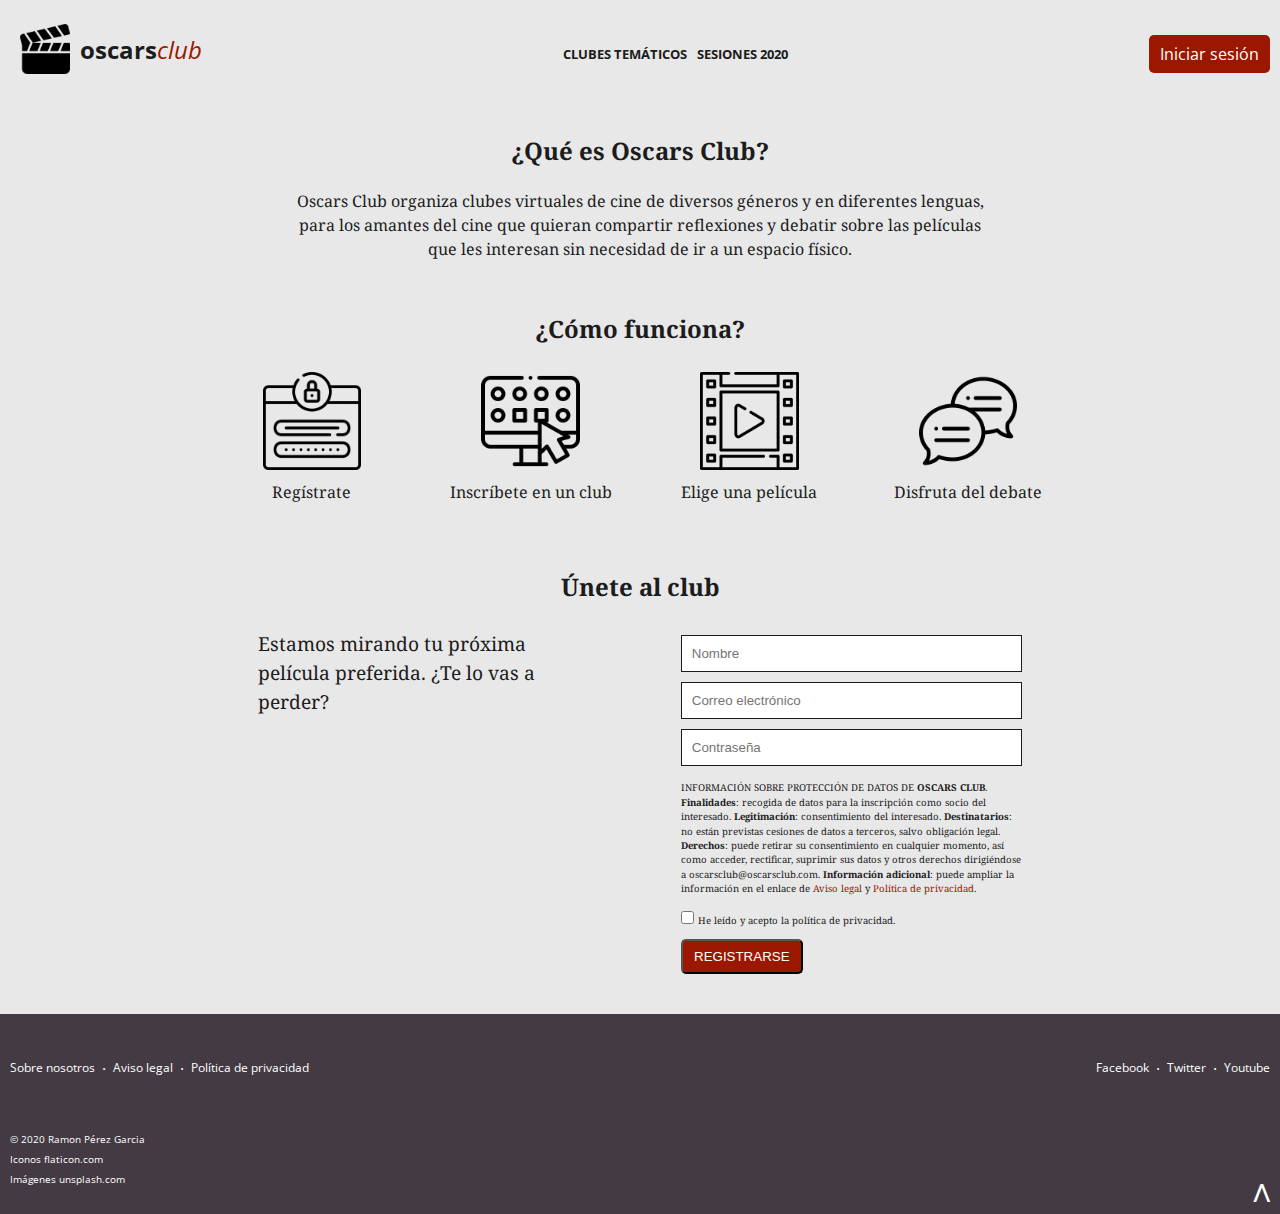
<file: index.html>
<!DOCTYPE html>
<html lang='es'>

<head>
  <meta charset='utf-8'>
  <title>OscarsClub - Home</title>
  <meta name='author' content='Ramon Pérez'>
  <meta name='viewport' content='width=device-width, initial-scale=1.0'>
  <link rel='icon' href='./img/favicon.ico'>
  <link rel='stylesheet' href='./styles.css'>
  <link rel="preconnect" href="https://fonts.gstatic.com">
  <link href="https://fonts.googleapis.com/css2?family=Noto+Serif:ital,wght@0,400;0,700;1,400;1,700&family=Open+Sans:ital,wght@0,400;0,700;1,700&display=swap" rel="stylesheet"> 
</head>

<body>
  <header class='flex-container cabecera ' id='cabecera'>
    <div class='logo'>
      <img class='logo-img' src='./img/oscarsclub-isologo.png' alt=''>
      <a class='index-link' href='./index.html'><strong>oscars</strong><em class='red'>club</em></a>
    </div>
    <div class='contenedor-links-cabecera'>
      <a href='./clubes-tematicos.html' class='link-cabecera'>CLUBES TEMÁTICOS</a>
      <a href='./sesiones-2020.html' class='link-cabecera'>SESIONES 2020</a>
    </div>
    <div class='flex-container'>
      <a href='' class='boton iniciar-sesion'>Iniciar sesión</a>
    </div>
  </header>
  <main class='principal'>
    <div class='flex-container oscarsclub'>
      <h1>¿Qué es Oscars Club?</h1>
      <p class='texto-centrado'>Oscars Club organiza clubes virtuales de cine de diversos géneros y en diferentes lenguas, para los amantes del cine que quieran compartir reflexiones y debatir sobre las películas que les interesan sin necesidad de ir a un espacio físico.
      </p>
    </div>
    <div class='flex-container howtos'>     
      <h1>¿Cómo funciona?</h1>
      <div class='flex-container esquema-con-pie'>
        <div class='howto'>
          <img class='howto-img' src='./img/howto-register.png' alt=''>
        </div>
        <p class='howto-tag texto-centrado'>Regístrate
        </p>
      </div>
      <div class='flex-container esquema-con-pie'>
        <div class='howto'>
          <img class='howto-img' src='./img/howto-club.png' alt=''>
        </div>
        <p class='howto-tag texto-centrado'>Inscríbete en un club
        </p>
      </div>
      <div class='flex-container esquema-con-pie'>
        <div class='howto'>
          <img class='howto-img' src='./img/howto-film.png' alt=''>
        </div>
        <p class='howto-tag texto-centrado'>Elige una película
        </p>
      </div>
      <div class='flex-container esquema-con-pie'>
        <div class='howto'>
          <img class='howto-img' src='./img/howto-speech.png' alt=''>
        </div>
        <p class='howto-tag texto-centrado'>Disfruta del debate
        </p>
      </div>
    </div>
    <div class='flex-container unete'>
      <h1>Únete al club</h1>
      <h2>Estamos mirando tu próxima película preferida. ¿Te lo vas a perder?</h2>
      <div class='form-container'>
        <form class='registrarse'>
          <input class='form-input' type='text' id='nombre' name='nombre' minlength='2' maxlength='64' pattern="^[a-zA-Z\s'\-À-ÿ]+$" placeholder='Nombre' required>
          <input class='form-input' type='email' id='correo' name='correo' placeholder='Correo electrónico' required>
          <input class='form-input' type='password' id='contrasena' name='contrasena' placeholder='Contraseña' required>
          <p class='form-nota-legal'>INFORMACIÓN SOBRE PROTECCIÓN DE DATOS DE <strong>OSCARS CLUB</strong>. <strong>Finalidades</strong>: recogida de datos para la inscripción como socio del interesado. <strong>Legitimación</strong>: consentimiento del interesado. <strong>Destinatarios</strong>: no están previstas cesiones de datos a terceros, salvo obligación legal. <strong>Derechos</strong>: puede retirar su consentimiento en cualquier momento, así como acceder, rectificar, suprimir sus datos y otros derechos dirigiéndose a oscarsclub@oscarsclub.com. <strong>Información adicional</strong>: puede ampliar la información en el enlace de <a class='link-rojo' href=''>Aviso legal</a> y <a class='link-rojo' href=''>Política de privacidad</a>.
          </p>
          <div>
            <input class="checkbox" type="checkbox" id="aceptacion" name="aceptacion">
            <label class="checkbox-label" for="aceptacion">He leído y acepto la política de privacidad.
            </label>
          </div>
          <input class='boton submit' type='submit' value='REGISTRARSE'>
        </form>
      </div>
    </div>
  </main>
  <footer class='footer'>
    <ul class='footer-list flex-container legal-list'>
      <li><a href=''>Sobre nosotros</a></li>
      <li><a href=''>Aviso legal</a></li>
      <li><a href=''>Política de privacidad</a></li>
    </ul>
    <ul class='footer-list flex-container media-list'>
      <li><a href=''>Facebook</a></li>
      <li><a href=''>Twitter</a></li>
      <li><a href=''>Youtube</a></li>
    </ul>
    <div class='footer-credits flex-container'>
      <p>© 2020 Ramon Pérez Garcia</p>
      <p><a href='https://www.flaticon.com'>Iconos flaticon.com</a></p>
      <p><a href='https://unsplash.com'>Imágenes unsplash.com</a></p>
    </div>
    <div class='gototop-container'><a class='gototop' href='#cabecera'>&xwedge;</a></div>
  </footer>
</body>

</html>
</file>
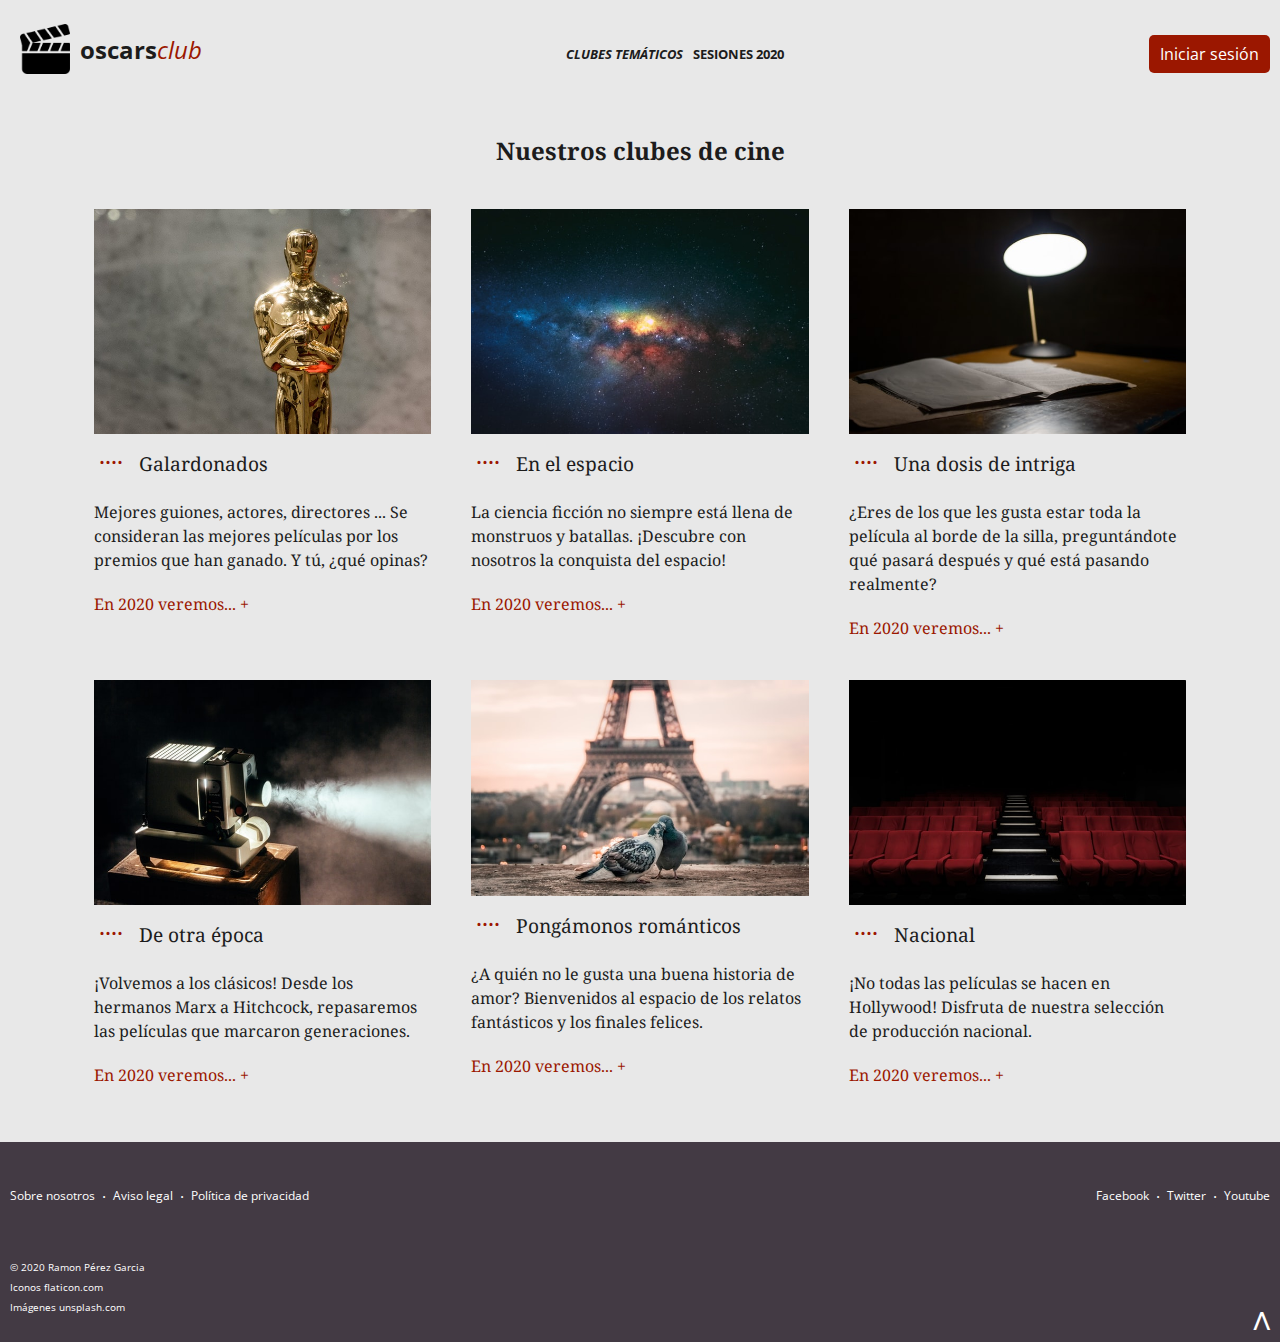
<file: clubes-tematicos.html>
<!DOCTYPE html>
<html lang='es'>

<head>
  <meta charset='utf-8'>
  <title>OscarsClub - Clubes</title>
  <meta name='author' content='Ramon Pérez'>
  <meta name='viewport' content='width=device-width, initial-scale=1.0'>
  <link rel='icon' href='./img/favicon.ico'>
  <link rel='stylesheet' href='./styles.css'>
  <link rel="preconnect" href="https://fonts.gstatic.com">
  <link href="https://fonts.googleapis.com/css2?family=Noto+Serif:ital,wght@0,400;0,700;1,400;1,700&family=Open+Sans:ital,wght@0,400;0,700;1,700&display=swap" rel="stylesheet"> 
</head>

<body>
  <header class='flex-container cabecera ' id='cabecera'>
    <div class='logo'>
      <img class='logo-img' src='./img/oscarsclub-isologo.png' alt=''>
      <a class='index-link' href='./index.html'><strong>oscars</strong><em class='red'>club</em></a>
    </div>
    <div class='contenedor-links-cabecera'>
      <a href='./clubes-tematicos.html' class='link-cabecera pagina-actual'>CLUBES TEMÁTICOS</a>
      <a href='./sesiones-2020.html' class='link-cabecera'>SESIONES 2020</a>
    </div>
    <div class='flex-container'>
      <a href='' class='boton iniciar-sesion'>Iniciar sesión</a>
    </div>
  </header>
  <main class='principal flex-container'>
    <h1>Nuestros clubes de cine</h1>
    <div class='club-captions flex-container'>
      <div class='clubs-row'>
        <div class='club-caption flex-container'>
          <img class='club-caption-img' src='./img/club1.jpg' alt=''>
          <h2>Galardonados</h2>
          <p>Mejores guiones, actores, directores ... Se consideran las mejores películas por los premios que han ganado. Y tú, ¿qué opinas?
          </p>
          <p><a class='link-rojo' href=''>En 2020 veremos... +</a></p>
        </div>
        <div class='club-caption flex-container'>
          <img class='club-caption-img' src='./img/club2.jpg' alt=''>
          <h2>En el espacio</h2>
          <p>La ciencia ficción no siempre está llena de monstruos y batallas. ¡Descubre con nosotros la conquista del espacio!
          </p>
          <p><a class='link-rojo' href=''>En 2020 veremos... +</a></p>
        </div>
        <div class='club-caption flex-container'>
          <img class='club-caption-img' src='./img/club3.jpg' alt=''>
          <h2>Una dosis de intriga</h2>
          <p>¿Eres de los que les gusta estar toda la película al borde de la silla, preguntándote qué pasará después y qué está pasando realmente?
          </p>
          <p><a class='link-rojo' href=''>En 2020 veremos... +</a></p>
        </div>
      </div>
      <div class='clubs-row'>
        <div class='club-caption flex-container'>
          <img class='club-caption-img' src='./img/club4.jpg' alt=''>
          <h2>De otra época</h2>
          <p>¡Volvemos a los clásicos! Desde los hermanos Marx a Hitchcock, repasaremos las películas que marcaron generaciones.
          </p>
          <p><a class='link-rojo' href=''>En 2020 veremos... +</a></p>
        </div>
        <div class='club-caption flex-container'>
          <img class='club-caption-img' src='./img/club5.jpg' alt=''>
          <h2>Pongámonos románticos</h2>
          <p>¿A quién no le gusta una buena historia de amor? Bienvenidos al espacio de los relatos fantásticos y los finales felices.
          </p>
          <p><a class='link-rojo' href=''>En 2020 veremos... +</a></p>
        </div>
        <div class='club-caption flex-container'>
          <img class='club-caption-img' src='./img/club6.jpg' alt=''>
          <h2>Nacional</h2>
          <p>¡No todas las películas se hacen en Hollywood! Disfruta de nuestra selección de producción nacional.
          </p>
          <p><a class='link-rojo' href=''>En 2020 veremos... +</a></p>
        </div>
      </div>
    </div>
  </main>
  <footer class='footer'>
    <ul class='footer-list flex-container legal-list'>
      <li><a href=''>Sobre nosotros</a></li>
      <li><a href=''>Aviso legal</a></li>
      <li><a href=''>Política de privacidad</a></li>
    </ul>
    <ul class='footer-list flex-container media-list'>
      <li><a href=''>Facebook</a></li>
      <li><a href=''>Twitter</a></li>
      <li><a href=''>Youtube</a></li>
    </ul>
    <div class='footer-credits flex-container'>
      <p>© 2020 Ramon Pérez Garcia</p>
      <p><a href='https://www.flaticon.com'>Iconos flaticon.com</a></p>
      <p><a href='https://unsplash.com'>Imágenes unsplash.com</a></p>
    </div>
    <div class='gototop-container'><a class='gototop' href='#cabecera'>&xwedge;</a></div>
  </footer>
</body>

</html>
</file>
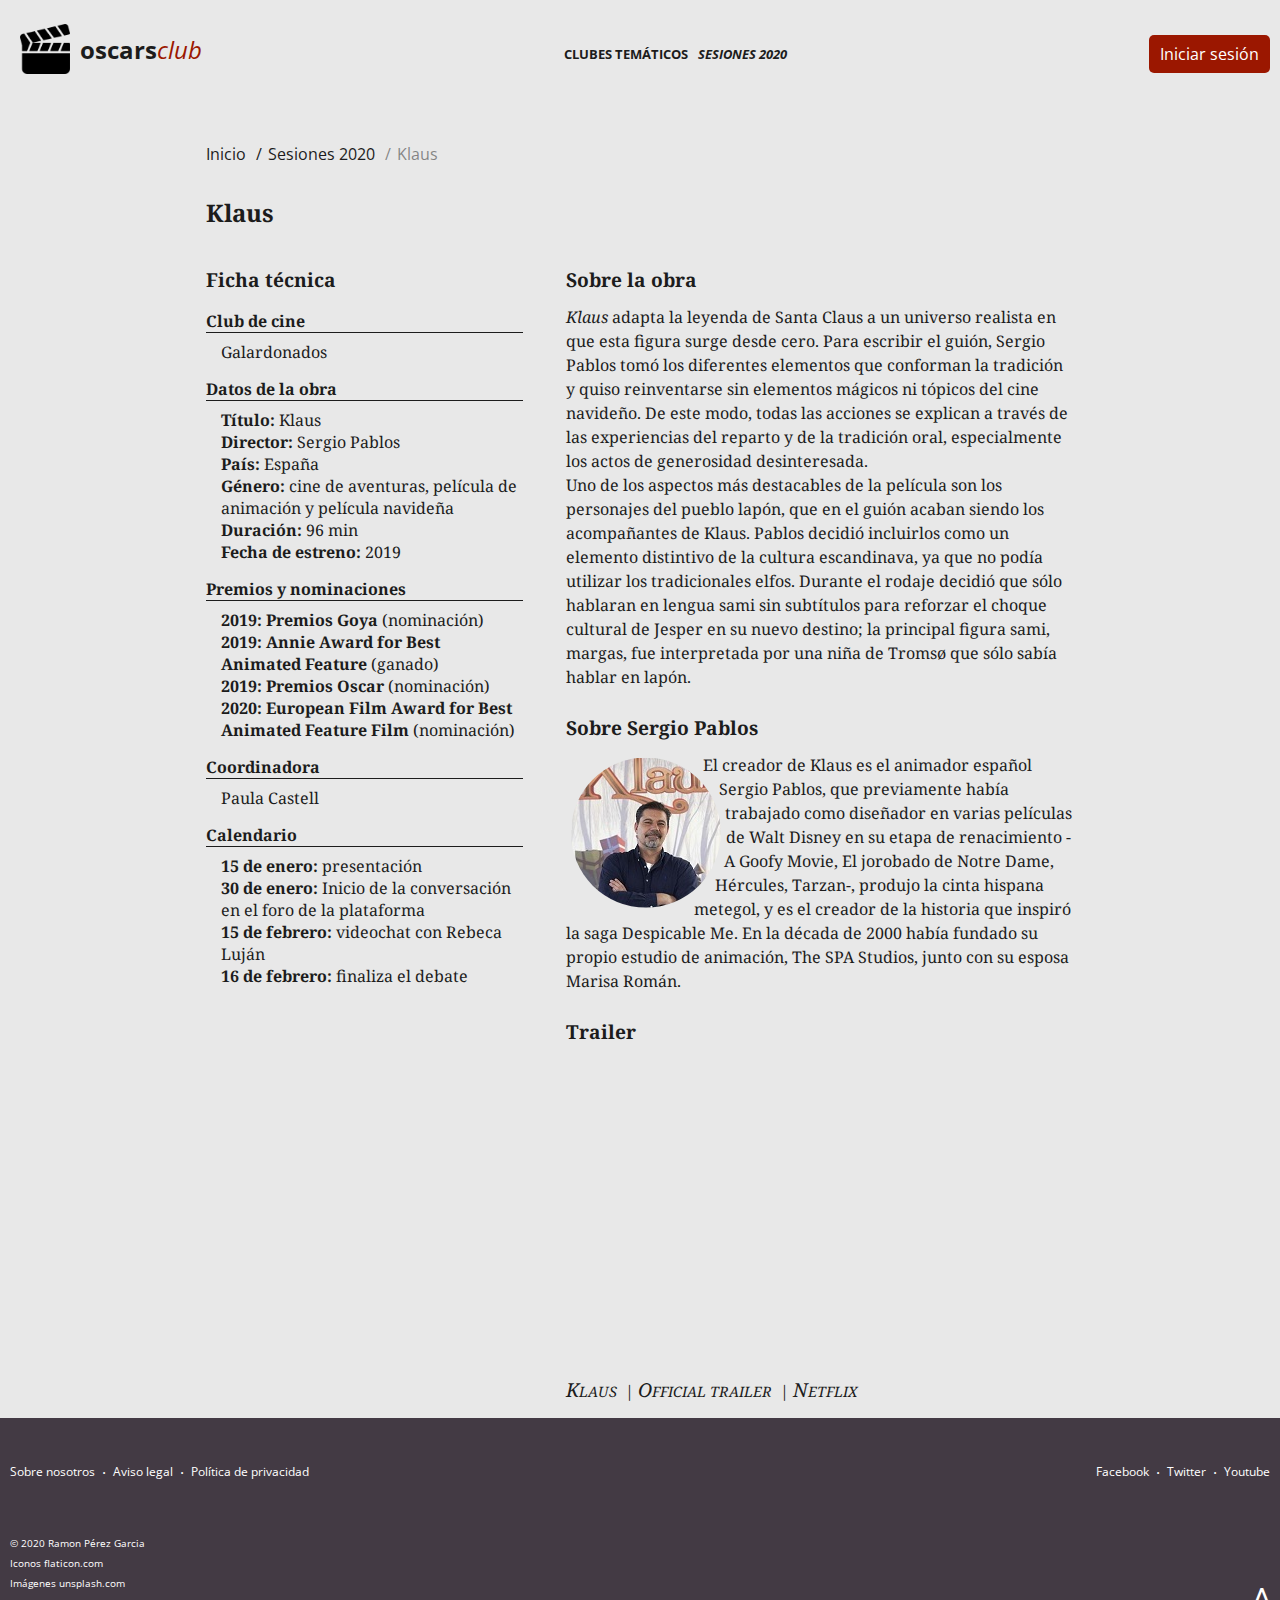
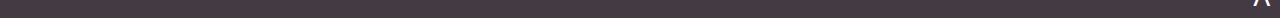
<file: detalle-sesion.html>
<!DOCTYPE html>
<html lang='es'>

<head>
  <meta charset='utf-8'>
  <title>OscarsClub - Klaus</title>
  <meta name='author' content='Ramon Pérez'>
  <meta name='viewport' content='width=device-width, initial-scale=1.0'>
  <link rel='icon' href='./img/favicon.ico'>
  <link rel='stylesheet' href='./styles.css'>
  <link rel="preconnect" href="https://fonts.gstatic.com">
  <link href="https://fonts.googleapis.com/css2?family=Noto+Serif:ital,wght@0,400;0,700;1,400;1,700&family=Open+Sans:ital,wght@0,400;0,700;1,700&display=swap" rel="stylesheet"> 
</head>

<body>
  <header class='flex-container cabecera' id='cabecera'>
    <div class='logo'>
      <img class='logo-img' src='./img/oscarsclub-isologo.png' alt=''>
      <a class='index-link' href='./index.html'><strong>oscars</strong><em class='red'>club</em></a>
    </div>
    <div class='contenedor-links-cabecera'>
      <a href='./clubes-tematicos.html' class='link-cabecera'>CLUBES TEMÁTICOS</a>
      <a href='./sesiones-2020.html' class='link-cabecera pagina-actual'>SESIONES 2020</a>
    </div>
    <div class='flex-container'>
      <a href='' class='boton iniciar-sesion'>Iniciar sesión</a>
    </div>
  </header>
  <main class='principal flex-container detalle-sesion'>
    <ul class='breadcrumb first-row'>
      <li><a href='./index.html'>Inicio</a></li>
      <li><a href='./sesiones-2020.html'>Sesiones 2020</a></li>
      <li class='breadcrumb-actual'>Klaus</li>
    </ul> 
    <h1 class='second-row'>Klaus</h1>
    <div class='ficha-tecnica'>
      <h2>Ficha técnica</h2>
      <h3>Club de cine</h3>
      <ul>
        <li>Galardonados</li>
      </ul>
      <h3>Datos de la obra</h3>
      <ul>
        <li><strong>Título:</strong> Klaus</li>
        <li><strong>Director:</strong> Sergio Pablos</li>
        <li><strong>País:</strong> España</li>
        <li><strong>Género:</strong> cine de aventuras, película de animación y película navideña</li>
        <li><strong>Duración:</strong> 96 min</li>
        <li><strong>Fecha de estreno:</strong> 2019</li>
      </ul>
      <h3>Premios y nominaciones</h3>
      <ul>
        <li><strong>2019: Premios Goya</strong> (nominación)</li>
        <li><strong>2019: Annie Award for Best Animated Feature</strong> (ganado)</li>
        <li><strong>2019: Premios Oscar</strong> (nominación)</li>
        <li><strong>2020: European Film Award for Best Animated Feature Film</strong> (nominación)</li>
      </ul>
      <h3>Coordinadora</h3>
      <ul>
        <li>Paula Castell</li>
      </ul>
      <h3>Calendario</h3>
      <ul>
        <li><strong>15 de enero:</strong> presentación</li>
        <li><strong>30 de enero:</strong> Inicio de la conversación en el foro de la plataforma</li>
        <li><strong>15 de febrero:</strong> videochat con Rebeca Luján</li>
        <li><strong>16 de febrero:</strong> finaliza el debate</li>
      </ul>
    </div>
    <div class='descripcion-de-la-obra'>
      <h2>Sobre la obra</h2>
      <p>
        <em>Klaus</em> adapta la leyenda de Santa Claus a un universo realista en que esta figura surge desde cero. Para escribir el guión, Sergio Pablos tomó los diferentes elementos que conforman la tradición y quiso reinventarse sin elementos mágicos ni tópicos del cine navideño. De este modo, todas las acciones se explican a través de las experiencias del reparto y de la tradición oral, especialmente los actos de generosidad desinteresada.
      </p>
      <p>
        Uno de los aspectos más destacables de la película son los personajes del pueblo lapón, que en el guión acaban siendo los acompañantes de Klaus. Pablos decidió incluirlos como un elemento distintivo de la cultura escandinava, ya que no podía utilizar los tradicionales elfos. Durante el rodaje decidió que sólo hablaran en lengua sami sin subtítulos para reforzar el choque cultural de Jesper en su nuevo destino; la principal figura sami, margas, fue interpretada por una niña de Tromsø que sólo sabía hablar en lapón.
      </p>
      <h2>Sobre Sergio Pablos</h2>
      <div class='texto-con-imagen'>
        <img src='./img/sergio-pablos.jpg' alt='retrato de Sergio Pablos'>
        <p>
          El creador de Klaus es el animador español Sergio Pablos, que previamente había trabajado como diseñador en varias películas de Walt Disney en su etapa de renacimiento -A Goofy Movie, El jorobado de Notre Dame, Hércules, Tarzan-, produjo la cinta hispana metegol, y es el creador de la historia que inspiró la saga Despicable Me. En la década de 2000 había fundado su propio estudio de animación, The SPA Studios, junto con su esposa Marisa Román.
        </p>
      </div>
      <h2>Trailer</h2>
      <iframe width="560" height="315" src="https://www.youtube-nocookie.com/embed/taE3PwurhYM" frameborder="0" allow="accelerometer; autoplay; clipboard-write; encrypted-media; gyroscope; picture-in-picture" allowfullscreen></iframe>
      <ul class='movie-sources'>
        <li><a href='#'>KLAUS</a></li>
        <li><a href='#'>OFFICIAL TRAILER</a></li>
        <li><a href='#'>NETFLIX</a></li>
      </ul>
    </div>
  </main>
  <footer class='footer'>
    <ul class='footer-list flex-container legal-list'>
      <li><a href=''>Sobre nosotros</a></li>
      <li><a href=''>Aviso legal</a></li>
      <li><a href=''>Política de privacidad</a></li>
    </ul>
    <ul class='footer-list flex-container media-list'>
      <li><a href=''>Facebook</a></li>
      <li><a href=''>Twitter</a></li>
      <li><a href=''>Youtube</a></li>
    </ul>
    <div class='footer-credits flex-container'>
      <p>© 2020 Ramon Pérez Garcia</p>
      <p><a href='https://www.flaticon.com'>Iconos flaticon.com</a></p>
      <p><a href='https://unsplash.com'>Imágenes unsplash.com</a></p>
    </div>
    <div class='gototop-container'><a class='gototop' href='#cabecera'>&xwedge;</a></div>
  </footer>
</body>

</html>
</file>
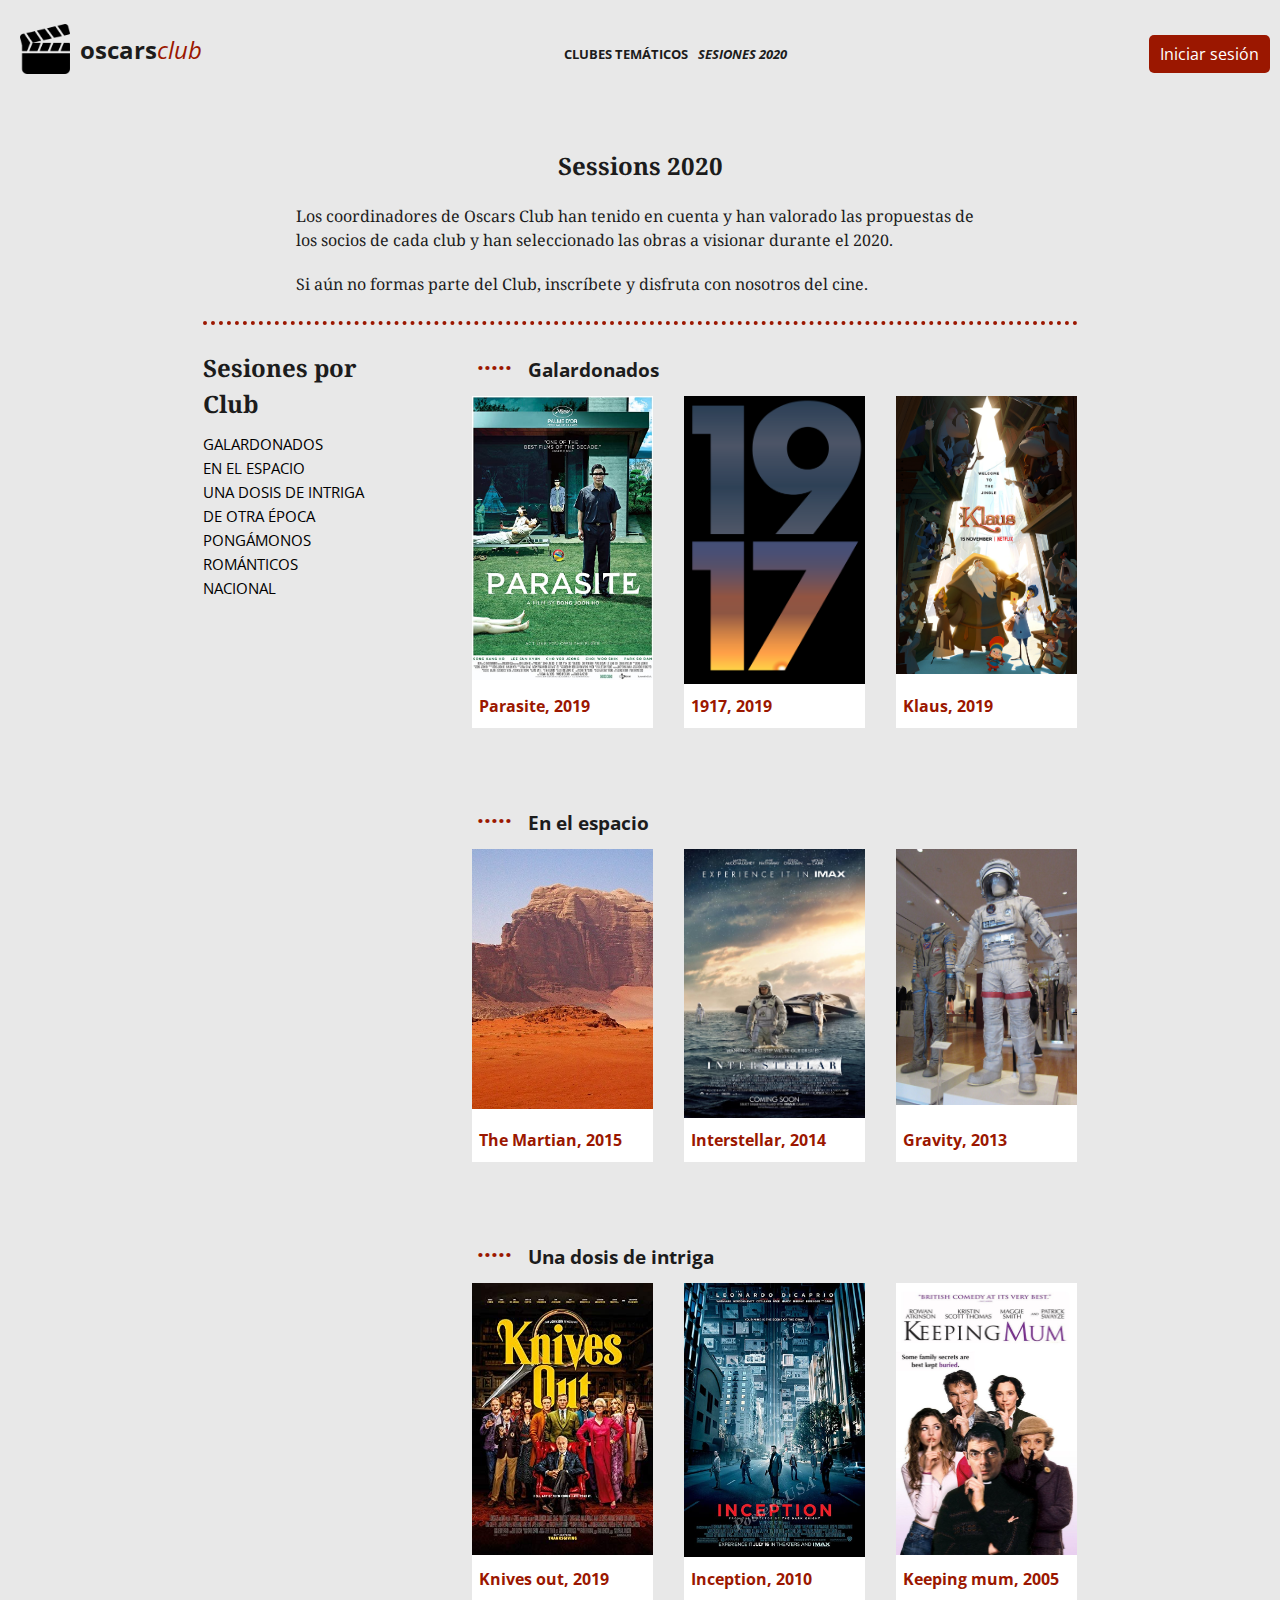
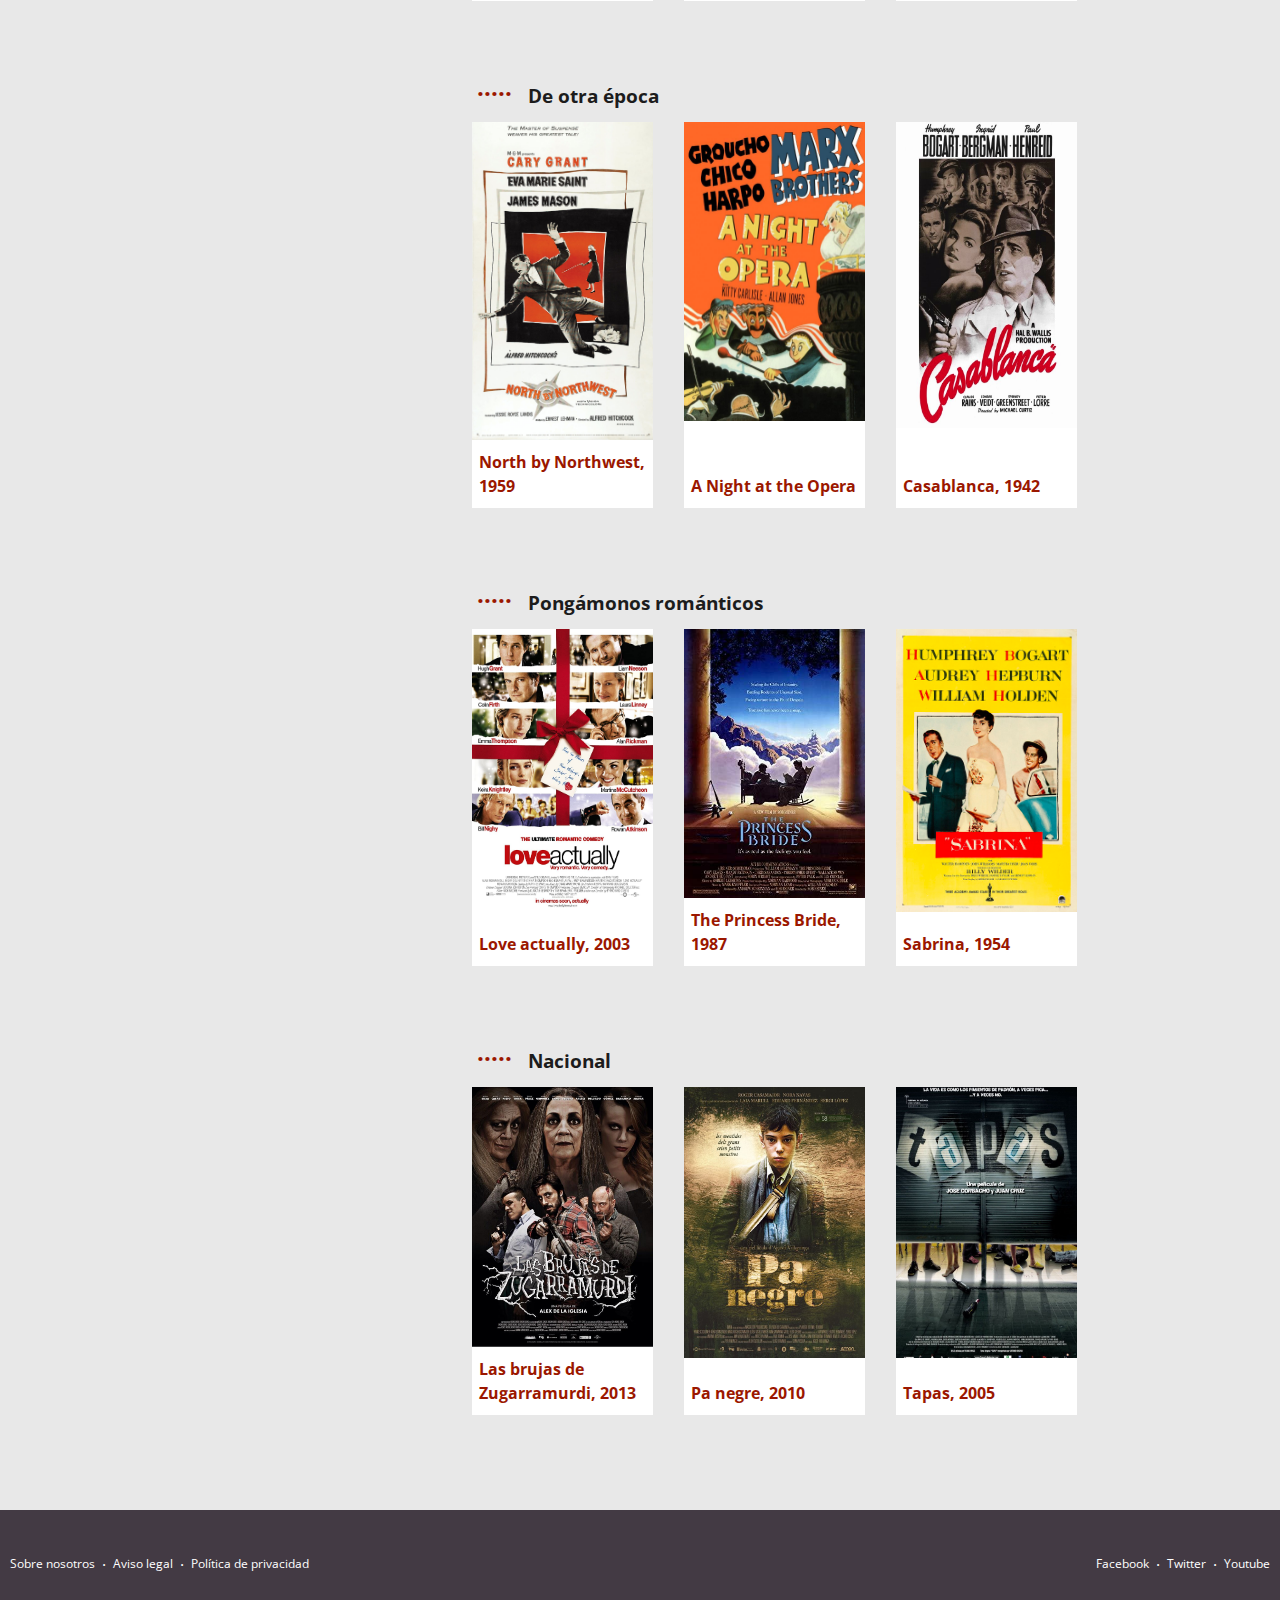
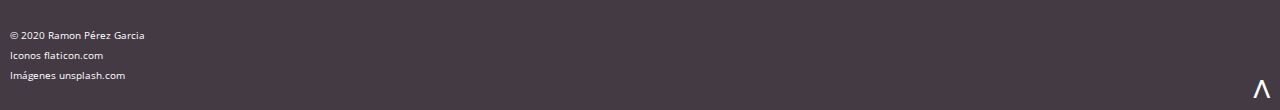
<file: sesiones-2020.html>
<!DOCTYPE html>
<html lang='es'>

<head>
  <meta charset='utf-8'>
  <title>OscarsClub - Sesiones</title>
  <meta name='author' content='Ramon Pérez'>
  <meta name='viewport' content='width=device-width, initial-scale=1.0'>
  <link rel='icon' href='./img/favicon.ico'>
  <link rel='stylesheet' href='./styles.css'>
  <link rel="preconnect" href="https://fonts.gstatic.com">
  <link href="https://fonts.googleapis.com/css2?family=Noto+Serif:ital,wght@0,400;0,700;1,400;1,700&family=Open+Sans:ital,wght@0,400;0,700;1,700&display=swap" rel="stylesheet"> 
</head>

<body>
  <header class='flex-container cabecera ' id='cabecera'>
    <div class='logo'>
      <img class='logo-img' src='./img/oscarsclub-isologo.png' alt=''>
      <a class='index-link' href='./index.html'><strong>oscars</strong><em class='red'>club</em></a>
    </div>
    <div class='contenedor-links-cabecera'>
      <a href='./clubes-tematicos.html' class='link-cabecera'>CLUBES TEMÁTICOS</a>
      <a href='./sesiones-2020.html' class='link-cabecera pagina-actual'>SESIONES 2020</a>
    </div>
    <div class='flex-container'>
      <a href='' class='boton iniciar-sesion'>Iniciar sesión</a>
    </div>
  </header>
  <main class='principal flex-container'>
    <div class='flex-container oscarsclub'>
      <h1>Sessions 2020</h1>
      <p class='full-width'>Los coordinadores de Oscars Club han tenido en cuenta y han valorado las propuestas de los socios de cada club y han seleccionado las obras a visionar durante el 2020.</p>
      <p class='full-width'>Si aún no formas parte del Club, inscríbete y disfruta con nosotros del cine.</p>
    </div>
    <div class='flex-container sesiones'>
      <div class='navegador-sesiones'>
        <h1>Sesiones por Club</h1>
        <ol class='lista-sesiones'>
          <li><a href='#galardonados'>GALARDONADOS</a></li>
          <li><a href='#espacio'>EN EL ESPACIO</a></li>
          <li><a href='#intriga'>UNA DOSIS DE INTRIGA</a></li>
          <li><a href='#otraEpoca'>DE OTRA ÉPOCA</a></li>
          <li><a href='#romanticos'>PONGÁMONOS ROMÁNTICOS</a></li>
          <li><a href='#nacional'>NACIONAL</a></li>
        </ol> 
      </div>
      <div class='cartelera'>
        <div class='cartelera-club' id='galardonados'>
          <h2>Galardonados</h2>
          <a class='sesion' href='#'>
            <img src='./img/club1-movie1.jpg' alt='Cartel de Parasite'>
            <p>Parasite, 2019</p>
          </a>
          <a class='sesion' href='#'>
            <img src='./img/club1-movie2.png' alt='Cartel de 1917'>
            <p>1917, 2019</p>
          </a>
          <a class='sesion' href='./detalle-sesion.html'>
            <img src='./img/club1-movie3.jpg' alt='Cartel de Klaus'>
            <p>Klaus, 2019</p>
          </a>
        </div>
        <div class='cartelera-club' id='espacio'>
          <h2>En el espacio</h2>
          <a class='sesion' href='#'>
            <img src='./img/club2-movie1.jpg' alt='Cartel de the Martian'>
            <p>The Martian, 2015</p>
          </a>
          <a class='sesion' href='#'>
            <img src='./img/club2-movie2.jpg' alt='Cartel de Interstellar'>
            <p>Interstellar, 2014</p>
          </a>
          <a class='sesion' href='#'>
            <img src='./img/club2-movie3.jpg' alt='Cartel de Gravity'>
            <p>Gravity, 2013</p>
          </a>
        </div>
        <div class='cartelera-club' id='intriga'>
          <h2>Una dosis de intriga</h2>
          <a class='sesion' href='#'>
            <img src='./img/club3-movie1.jpg' alt='Cartel de Knives out'>
            <p>Knives out, 2019</p>
          </a>
          <a class='sesion' href='#'>
            <img src='./img/club3-movie2.jpg' alt='Cartel de Inception'>
            <p>Inception, 2010</p>
          </a>
          <a class='sesion' href='#'>
            <img src='./img/club3-movie3.jpg' alt='Cartel de Keeping Mum'>
            <p>Keeping mum, 2005</p>
          </a>
        </div>
        <div class='cartelera-club' id='otraEpoca'>
          <h2>De otra época</h2>
          <a class='sesion' href='#'>
            <img src='./img/club4-movie1.jpg' alt='Cartel de North by Northwest'>
            <p>North by Northwest, 1959</p>
          </a>
          <a class='sesion' href='#'>
            <img src='./img/club4-movie2.jpg' alt='Cartel de a Night at the Opera'>
            <p>A Night at the Opera</p>
          </a>
          <a class='sesion' href='#'>
            <img src='./img/club4-movie3.jpg' alt='Cartel de Casablanca'>
            <p>Casablanca, 1942</p>
          </a>
        </div>
        <div class='cartelera-club' id='romanticos'>
          <h2>Pongámonos románticos</h2>
          <a class='sesion' href='#'>
            <img src='./img/club5-movie1.jpg' alt='Cartel de Love Actually'>
            <p>Love actually, 2003</p>
          </a>
          <a class='sesion' href='#'>
            <img src='./img/club5-movie2.jpg' alt='Cartel de the Princess Bride'>
            <p>The Princess Bride, 1987</p>
          </a>
          <a class='sesion' href='#'>
            <img src='./img/club5-movie3.jpg' alt='Cartel de Sabrina'>
            <p>Sabrina, 1954</p>
          </a>
        </div>
        <div class='cartelera-club' id='nacional'>
          <h2>Nacional</h2>
          <a class='sesion' href='#'>
            <img src='./img/club6-movie1.jpg' alt='Cartel de las Brujas de Zugarramurdi'>
            <p>Las brujas de Zugarramurdi, 2013</p>
          </a>
          <a class='sesion' href='#'>
            <img src='./img/club6-movie2.jpg' alt='Cartel de Pa Negre'>
            <p>Pa negre, 2010</p>
          </a>
          <a class='sesion' href='#'>
            <img src='./img/club6-movie3.jpg' alt='Cartel de Tapas'>
            <p>Tapas, 2005</p>
          </a>
        </div>
      </div>
    </div>
  </main>
  <footer class='footer'>
    <ul class='footer-list flex-container legal-list'>
      <li><a href=''>Sobre nosotros</a></li>
      <li><a href=''>Aviso legal</a></li>
      <li><a href=''>Política de privacidad</a></li>
    </ul>
    <ul class='footer-list flex-container media-list'>
      <li><a href=''>Facebook</a></li>
      <li><a href=''>Twitter</a></li>
      <li><a href=''>Youtube</a></li>
    </ul>
    <div class='footer-credits flex-container'>
      <p>© 2020 Ramon Pérez Garcia</p>
      <p><a href='https://www.flaticon.com'>Iconos flaticon.com</a></p>
      <p><a href='https://unsplash.com'>Imágenes unsplash.com</a></p>
    </div>
    <div class='gototop-container'><a class='gototop' href='#cabecera'>&xwedge;</a></div>
  </footer>
</body>

</html>
</file>
<file: styles.css>
* {
  margin: 0;
  padding: 0;
  box-sizing: border-box;
}

/* Estilos generales */

.flex-container {
  display: flex;
  flex-wrap: wrap;

  width: 100%;
  padding: 15px 0;

  justify-content: center;
  align-items: center;
}

.texto-centrado {
  text-align: center;
}

.full-width {
  width: 100%;
}

.cabecera,
.principal {
  background-color: #e8e8e8;

  color: #1c1c1c;
}

.principal {
  padding-left: 15px;
  padding-right: 15px;

  font-family: 'Noto Serif', serif;
}

.red {
  color: #9b1700;
}

.principal h1,
.principal h2,
.principal p {
  margin: 10px 0;
  line-height: 1.5;
}

.principal h1,
.principal h2 {
  width: 100%;

  font-size: 1.2rem;
  text-align: center;
}

.principal h2 {
  font-weight: 400;
}

.pagina-actual {
  font-style: italic;
}

.link-rojo,
.link-rojo:link
.link-rojo:visited,
.link-rojo:active,
.link-rojo:visited:active {
  text-decoration: none;
  color: #9b1700;
}

.link-rojo:hover,
.link-rojo:visited:hover {
  text-decoration: none;
  color: #9b170080;
}

/* Estilos de la cabecera */

.cabecera {
  padding: 10px;

  font-family: 'Open Sans', sans-serif;
}

.cabecera > * {
  display: flex;
  flex-wrap: wrap;

  width: 100%;

  justify-content: center;
  align-items: center;
}

.logo {
  order: 2;
}

.contenedor-links-cabecera {
  order: 3;
}

.iniciar-sesion {
  order: 1;
}

.logo {
  margin-bottom: 10px;
}

.logo-img {
  width: 70px;
  padding: 5px 10px;
}

.boton {
  padding: .5rem .7rem;
  margin: 10px 0;

  color: #ffffff;
  background-color: #9b1700;
  text-decoration: none;

  border-radius: 5px;
  box-shadow: none;

  cursor: pointer;
}

.boton:link,
.boton:visited,
.boton:active,
.boton:visited:active {
  background-color: #9b1700;
}

.boton:hover,
.boton:visited:hover {
  background-color: #9b170080;
}

.index-link {
  font-size: 1.5rem;
  color: inherit;
  text-decoration: none;
}

.link-cabecera {
  padding: 5px;

  width: 100%;

  text-align: center;
  color: #1c1c1c;
  font-size: .8rem;
  font-weight: bold;
  text-decoration: none;
}

.link-cabecera:active,
.link-cabecera:visited:active {
  font-style: italic;
  font-weight: 700;
}

.link-cabecera:hover,
.link-cabecera:visited:hover {
  color: #1c1c1c80;
}

/* Estilos del pie de página */

.footer {
  padding: 10px;

  background-color: #433a44;

  color: #ffffff;
  font-family: 'Open Sans', sans-serif;
  font-size: 0.75rem;
}

.footer a:link,
.footer a:visited,
.footer a:active,
.footer a:visited:active {
  color: #ffffff;
  text-decoration: none;
}

.footer a:hover,
.footer a:visited:hover {
  color: #9b1700;
}

.footer-credits {
  width: 100%;

  font-size: .65rem;
}

.footer-list {
  width: 100%;

  list-style-type: none;
}

.footer-list li,
.footer-credits p {
  margin: 3px 0;

  width: 100%;

  text-align: center;
}

.gototop {
  position: relative;
  left: 95%;
  bottom: 10px;

  font-weight: bold;
  font-size: 1.2rem;
  text-align: right;
}

/* Estilos de index.html*/

.howto {
  display: flex;
  flex-wrap: wrap;

  justify-content: center;
  align-items: center;
}

.howto-img {
  width: 45%;
  max-width: 350px;
}

.howto-tag {
  width: 100%;
}

.registrarse {
  width: 100%;
  max-width: 400px;
}

.form-container {
  width: 100%;
}

.form-input {
  margin: 5px 0;
  padding: 10px;

  width: 100%;

  border: 1px solid #1c1c1c;
  border-radius: 0;
}

.form-nota-legal,
.checkbox-label {
  font-size: .6rem;
}

/* Estilos de clubes-tematicos.html*/
.club-captions {
  align-items: flex-start;
}

.club-caption {
  justify-content: flex-start;
  margin: 0 20px;

  width: 100%;
  max-width: 340px;
}

.club-caption h2 {
  text-align: left;
}

.club-caption h2:before {
  margin-left: 5px;
  margin-right: 1rem;
  content:'······';
  font-size:1.5rem;
  line-height: inherit;
  color: #9b1700;
}

.club-caption-img {
  width: 100%;
}

/* Estilos de sesiones-2020.html*/
.sesiones {
  align-items: flex-start;
}

.navegador-sesiones {
  width: 100%;
  margin-bottom: .5rem;

  display: flex;
  flex-wrap: wrap;
  justify-content: left;
}

.navegador-sesiones h1 {
  text-align: left;
}

.lista-sesiones li {
  list-style: none;
  line-height: 1.5rem;
}

.lista-sesiones li a {
  color: black;
  font-family: 'Open Sans', sans-serif;
  font-size: 15px;
  text-decoration: none;
}

.cartelera {
  width: 100%;
}

.cartelera-club {
  margin-bottom: 50px;
}

.cartelera-club h2 {
  text-align: left;
  font-weight: bold;
  font-family: 'Open Sans', sans-serif;
}

.cartelera-club h2:before {
  margin-left: 5px;
  margin-right: 1rem;
  content:'···';
  font-size:1.5rem;
  line-height: inherit;
  color: #9b1700;
}

.sesion {
  margin-bottom: 15px;

  display: flex;
  flex-wrap: wrap;
  justify-content: center;
  align-items: flex-start;

  text-decoration: none;
}

.sesion * {
  width: 52%;
}

.sesion:hover,
.sesion:visited:hover {
  opacity: .5;
}

.sesion > p {
  margin: 0;
  padding: 10px 7px;
  background-color: #ffffff;
  color: #9b1700;
  font-family: 'Open Sans', sans-serif;
  font-weight: bold;
}

/* Estilos de detalle-sesion.html */
.detalle-sesion {
  justify-content: flex-start;
}

.detalle-sesion > * {
  width: 100%;
}

.detalle-sesion h1,
.detalle-sesion h2 {
  text-align: left;
}

.detalle-sesion h1 {
  font-size: 1.4rem;
}

.detalle-sesion h2 {
  margin: 25px 0 10px 0;
  font-weight: bold;
}

.detalle-sesion h3 {
  margin: 15px 0 8px 0;

  font-size: 1rem;
  border-bottom: 1px solid #1c1c1c;
}

.detalle-sesion p {
  margin: 0;
}

.detalle-sesion li {
  padding-left: 15px;
  list-style-type: none;
}

.detalle-sesion img {
  float: left;
  margin: 5px;
  max-width: 180px;

  clip-path: circle(50% at 50% 50%);
  shape-outside: circle();
}

.detalle-sesion iframe {
  max-width: 540px;
}

.descripcion-de-la-obra > * {
  width: 100%;
}

.breadcrumb {
  margin: 20px auto;
  padding: 10px 16px;

  width: auto;

  list-style: none;
  font-family: 'Open Sans', sans-serif;
}

ul.breadcrumb li {
  padding: 0;
  display: inline;
}

ul.breadcrumb li+li:before {
  padding: 6px;
  content: "/";
}

ul.breadcrumb li a {
  color: inherit;
  text-decoration: none;
}

.breadcrumb-actual,
ul.breadcrumb li a:visited:hover,
ul.breadcrumb li a:hover {
  color: #1c1c1c80;
}

.movie-sources li {
  padding: 0;
  display: inline;
}

.movie-sources li+li::before {
  padding: 4px;
  content: "|";
}

.movie-sources li a {
  display: inline-block;

  color: #1c1c1c;
  font-size: .9rem;
  font-style: italic;
  text-decoration: none;
}

.movie-sources li a::first-letter {
  font-size: 1.2rem;
}


/* A partir de 790px el diseño deja de verse bien.*/
@media only screen and (min-width: 790px) {
  /* Estilos de la cabecera */
  .cabecera {
    justify-content: space-between;
  }
  .cabecera > * {
    width: auto;
    order: unset;
  }
  .link-cabecera {
    width: auto;
  }
  /* Estilos del pie de página*/
  .footer {
    display: grid;
    grid-template-columns: 1fr 1fr;
    grid-template-rows: 1fr 1fr;
  }
  .legal-list {
    grid-column: 1;
    grid-row: 1;
  }
  .media-list {
    grid-column: 2;
    grid-row: 1;
  }
  .footer-credits{
    grid-column: 1;
    grid-row: 2;
  }
  .footer-list li {
    width: auto;
  }
  .footer-list li:before {
    margin: 0 7px;
    content:'·';
    font-size:1rem;
    vertical-align:middle;
    line-height:1.5;
  }
  .footer-list li:first-child:before {
    content:'';
    margin: 0;
  }
  .legal-list {
    justify-content: flex-start;
  }
  .media-list {
    justify-content: flex-end;
  }
  .footer-credits p {
    text-align: left;
  }
  .gototop-container {
    display: flex;
    flex-wrap: wrap;

    align-items: flex-end;
    justify-content: flex-end;
  }
  .gototop {
    position: unset;
  }
  /* Estilos de index.html*/
  .oscarsclub {
    width: 55%;
    margin: auto;
  }
  .howtos {
    width: 70%;
    margin: auto;
    align-items: flex-start;
  }
  .unete {
    width: 70%;
    margin: auto;
  }
  .esquema-con-pie {
    width: 25%; 
  }
/* Estilos de clubes-tematicos.html*/
  .clubs-row {
    width: 100%;
    display: flex;
    flex-wrap: wrap;

    align-items: flex-start;
    justify-content: center;
  }
  .club-caption {
    max-width: min(27%, 340px);
  }
  .club-caption h2:before {
    content:'····';
  }
/* Estilos de sesiones-2020.html*/
  .cartelera-club {
    display: flex;
    flex-wrap: wrap;
    justify-content: space-between;
  }
  .cartelera-club h2:before {
    content: '·····';
  }
  .sesiones {
    width: 70%;

    border-top: 4px dotted rgb(155, 23, 0);
  }
  .sesion {
    width: 30%;
    align-items: unset;
  }
  .sesion * {
    width: 100%;
  }
  .sesion > p {
    display: flex;
    align-items: end;
  }
/* Estilos de detalle-sesion.html */
  .detalle-sesion {
    display: grid;
    grid-template-columns: 4.5fr 7.5fr 1fr 12fr 4.5fr;
    grid-template-rows: auto auto 1fr;
    align-items: flex-start;
  }
  .ficha-tecnica {
    grid-column: 2;
    grid-row: 3;
  }
  .descripcion-de-la-obra {
    grid-column: 4;
    grid-row: 3;
  }
  .first-row {
    grid-column: 2 / 4;
    grid-row: 1;
  }
  .second-row {
    grid-column: 2 / 4;
    grid-row: 2;
  }
  .breadcrumb {
    padding: 0;
    width: 100%;
  }
}
@media only screen and (min-width: 1200px) {
  /* Estilos generales */
  .principal h1 {
    font-size: 1.5rem;
  }
  /* Estilos de index.html*/
  .unete {
    align-items: flex-start;
    justify-content: space-evenly;
  }
  .unete h2,
  .form-container {
    margin: 15px 3%;
    width: 39%;
  }
  .unete h2 {
    text-align: left;
  }
  /* Estilos de clubes-tematicos.html*/
  /* Estilos de sesiones-2020.html*/
  .sesiones {
    display: grid;
    grid-template-columns: 3fr 1fr 9fr;
  }
  .navegador-sesiones {
    grid-column: 1;
  }
  .cartelera {
    grid-column: 3;
  }
}
</file>
